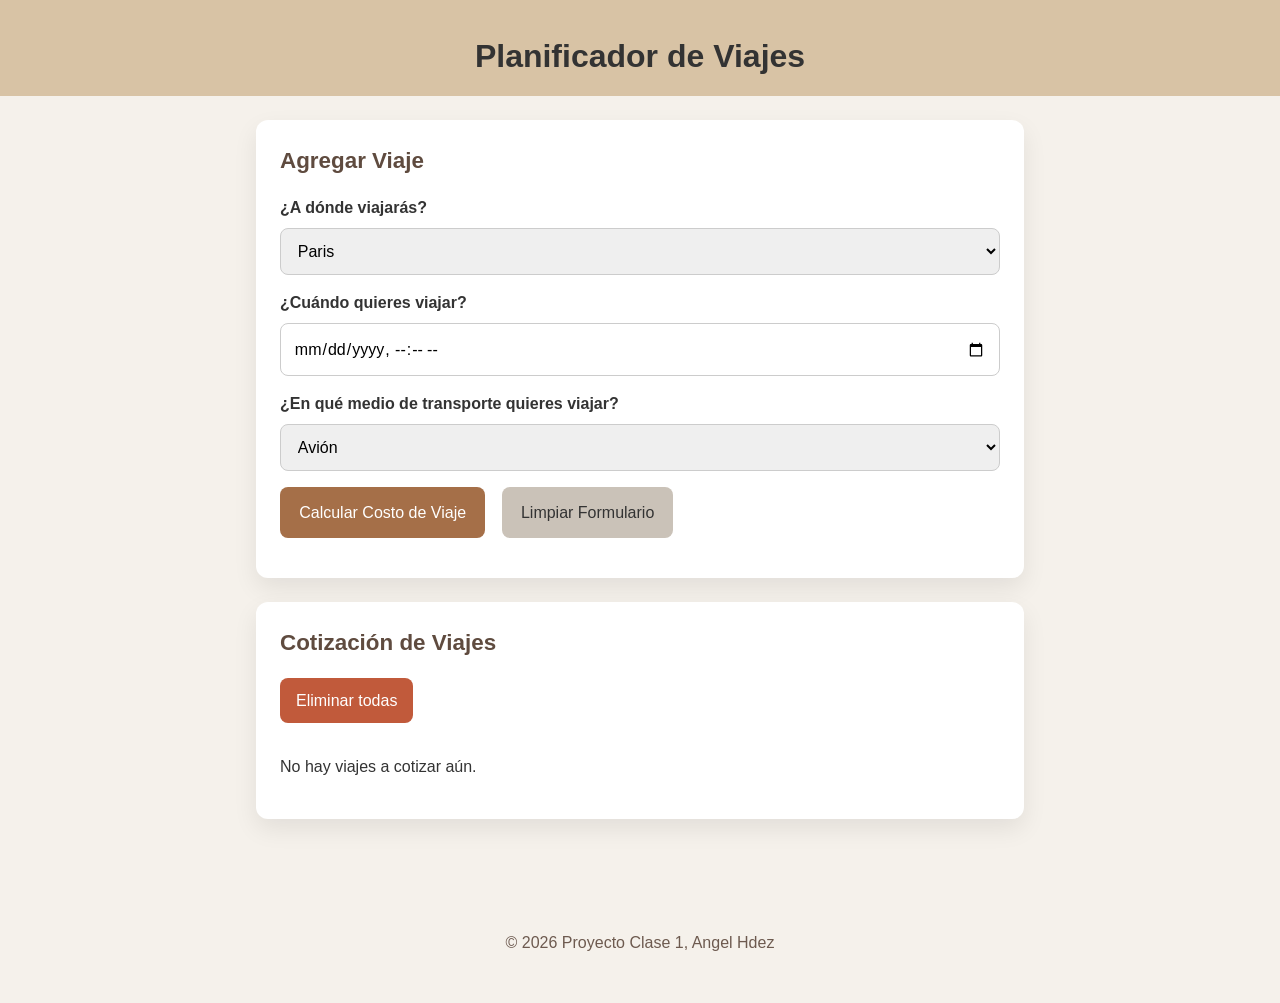
<file: Proyecto_Class1/index.html>
<!DOCTYPE html>
<html lang="es">
<head>
    <meta charset="UTF-8">
    <meta name="viewport" content="width=device-width, initial-scale=1.0">
    <title>Proyecto Clase 1</title>
    <link rel="stylesheet" href="style.css">
</head>
<body>
    <header>
        <h1>Planificador de Viajes</h1>
    </header>

    <main>
        <!-- Sección para agregar viajes -->
        <section>
            <h2>Agregar Viaje</h2>
            <form id="formulario-viaje">
                <div>
                    <label for="lugar-destino">¿A dónde viajarás?</label>
                    <select id="lugar-destino" required>
                        <option value="Paris">Paris</option>
                        <option value="Londres">Londres</option>
                        <option value="New York">New York</option>
                    </select>
                </div>
                <div>
                    <label for="fecha-hora">¿Cuándo quieres viajar?</label>
                    <input type="datetime-local" id="fecha-hora" name="fecha-hora" required>
                </div>
                <div>
                    <label for="medio-transporte">¿En qué medio de transporte quieres viajar?</label>
                    <select id="medio-transporte" required>
                        <option value="Avión">Avión</option>
                        <option value="Tren">Tren</option>
                    </select>
                </div>
                
                <div>
                    <button type="submit">Calcular Costo de Viaje</button>
                    <button type="reset">Limpiar Formulario</button>
                </div>
            </form>
        </section>

        <!-- Sección para mostrar los viajes con costos -->
        <section>
            <h2>Cotización de Viajes</h2>
            <button id="boton-eliminar-todas" type="button">Eliminar todas</button>
            <div id="contenedor-cotizacion-viajes">
                <p>No hay viajes a cotizar costos.</p>
            </div>
        </section>
    </main>

    <footer>
        <p>&copy; 2026 Proyecto Clase 1, Angel Hdez</p>
    </footer>
    <script type="module" src="app.js"></script>
</body>
</html>
</file>
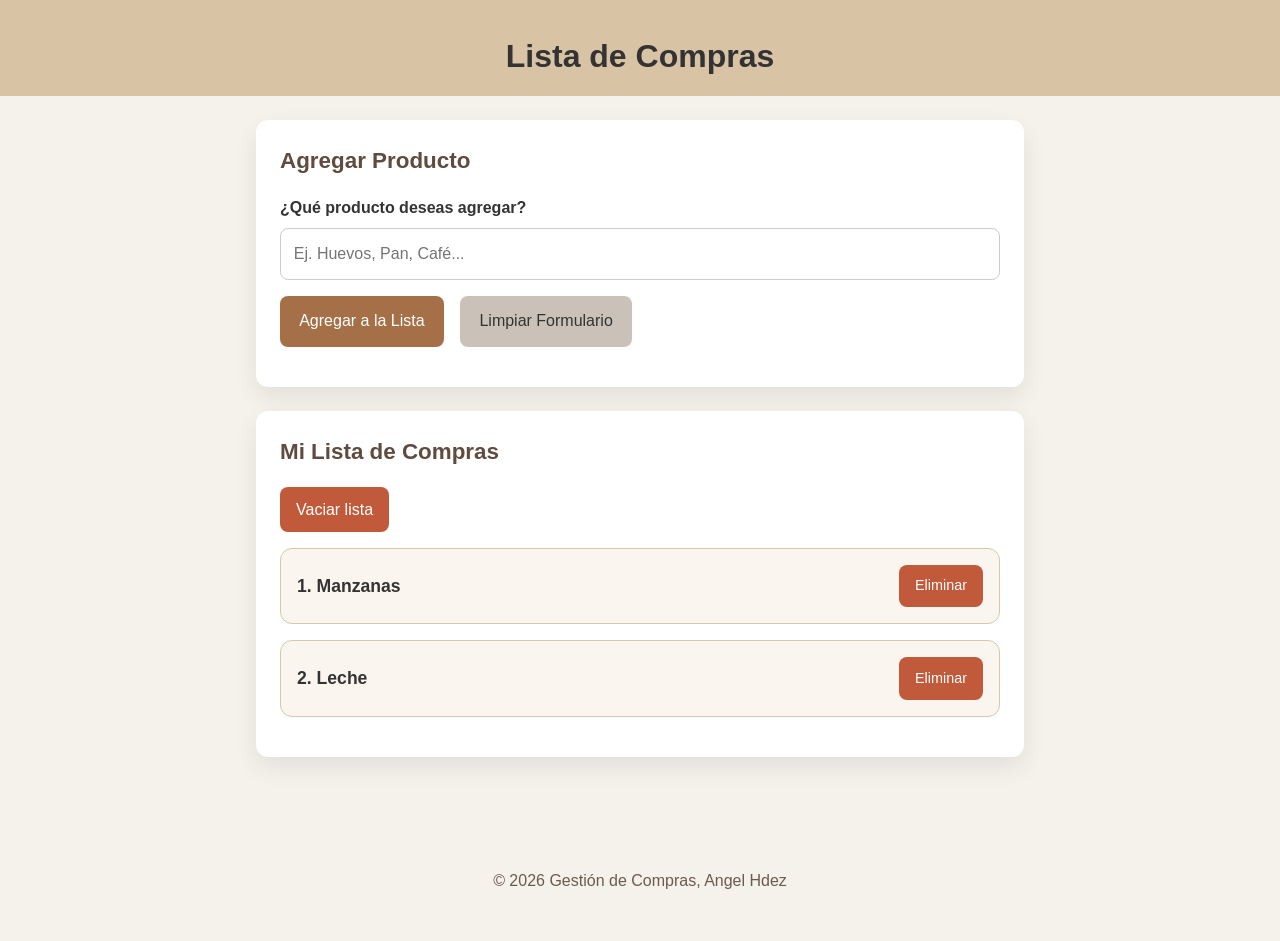
<file: Proyecto_Class2/index.html>
<!DOCTYPE html>
<html lang="es">
<head>
    <meta charset="UTF-8">
    <meta name="viewport" content="width=device-width, initial-scale=1.0">
    <title>Gestión de Lista de Compras</title>
    <link rel="stylesheet" href="style.css">
</head>
<body>
    <header>
        <h1>Lista de Compras</h1>
    </header>

    <main>
        <!-- Sección para agregar productos -->
        <section>
            <h2>Agregar Producto</h2>
            <form id="formulario-compras">
                <div>
                    <label for="nombre-producto">¿Qué producto deseas agregar?</label>
                    <input type="text" id="nombre-producto" name="nombre-producto" placeholder="Ej. Huevos, Pan, Café..." required>
                </div>
                
                <div>
                    <button type="submit">Agregar a la Lista</button>
                    <button type="reset">Limpiar Formulario</button>
                </div>
            </form>
        </section>

        <!-- Sección para mostrar la lista de compras -->
        <section>
            <h2>Mi Lista de Compras</h2>
            <button id="boton-eliminar-todas" type="button">Vaciar lista</button>
            <div id="contenedor-lista-compras">
                <p>No hay productos en la lista aún.</p>
            </div>
        </section>
    </main>

    <footer>
        <p>&copy; 2026 Gestión de Compras, Angel Hdez</p>
    </footer>

    <script type="module" src="app.js"></script>
</body>
</html>
</file>
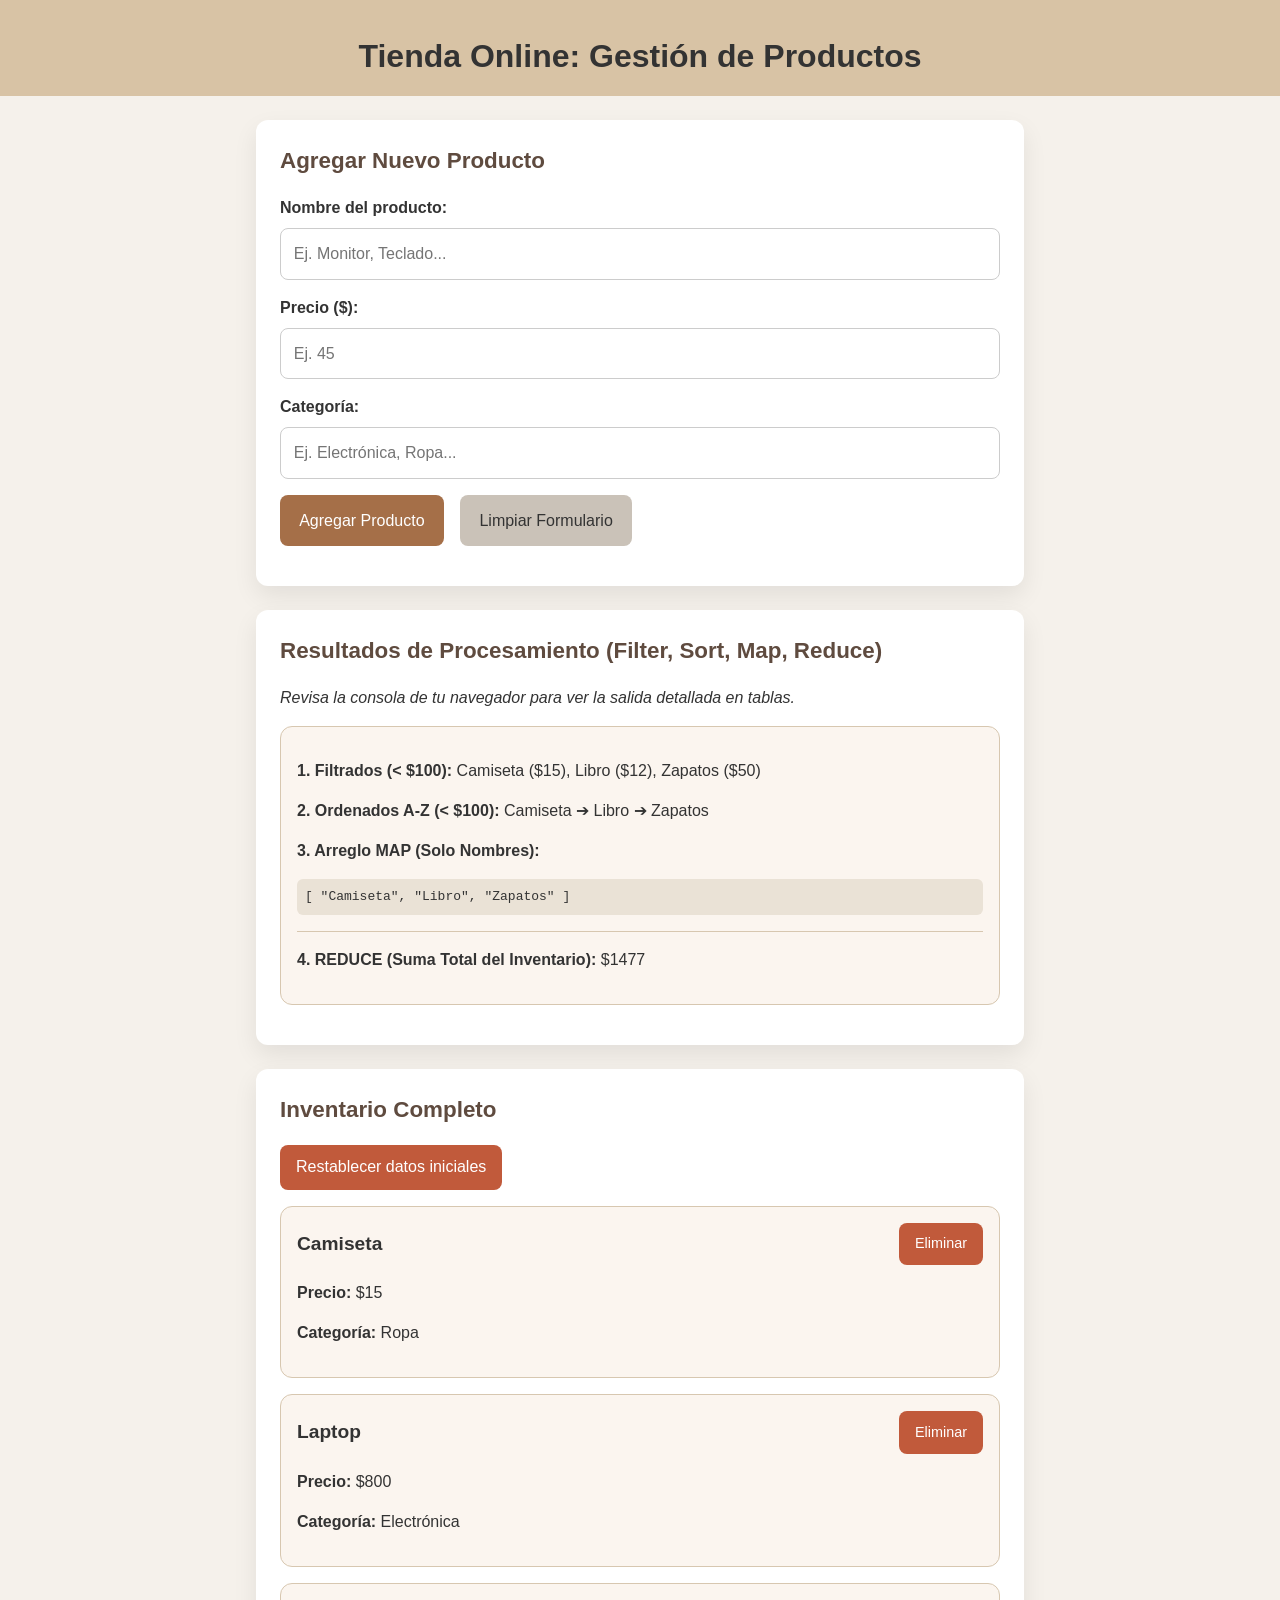
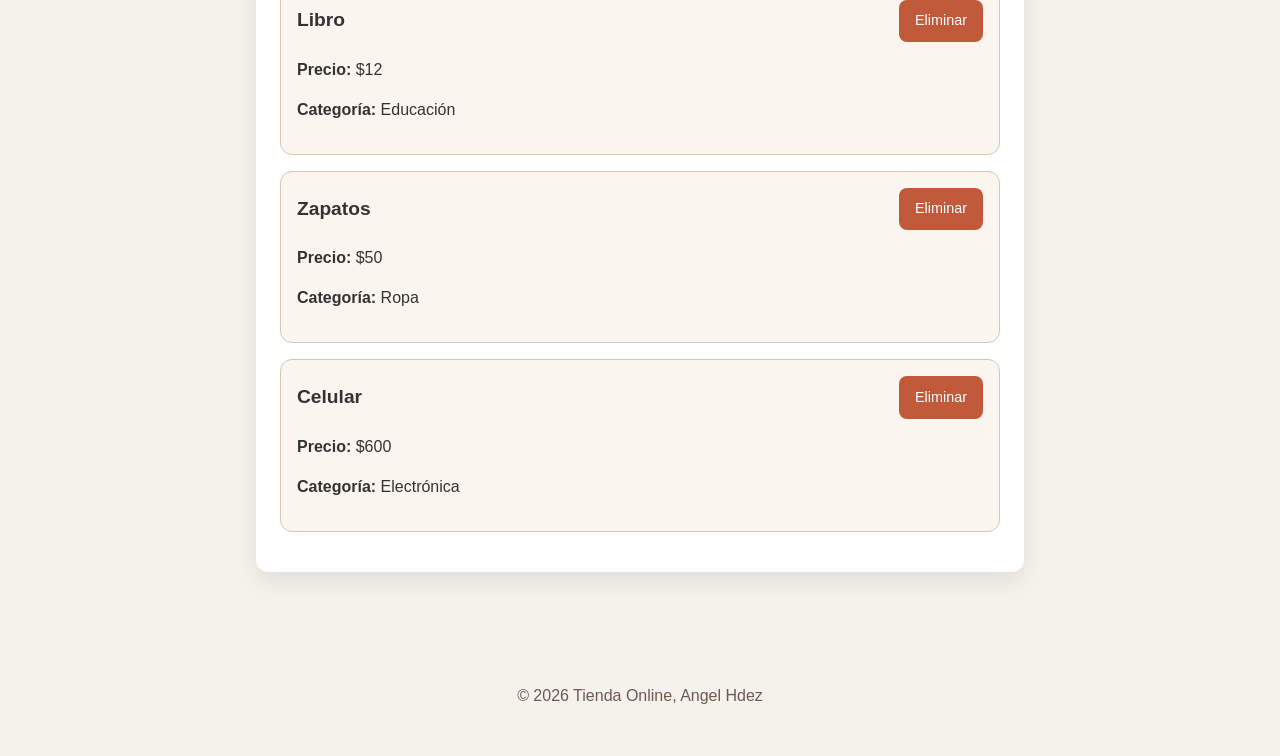
<file: Proyecto_Class3/index.html>
<!DOCTYPE html>
<html lang="es">
<head>
    <meta charset="UTF-8">
    <meta name="viewport" content="width=device-width, initial-scale=1.0">
    <title>Tienda Online - Filtro y Orden</title>
    <link rel="stylesheet" href="style.css">
</head>
<body>
    <header>
        <h1>Tienda Online: Gestión de Productos</h1>
    </header>

    <main>
        <!-- Formulario para agregar productos -->
        <section>
            <h2>Agregar Nuevo Producto</h2>
            <form id="formulario-producto">
                <div>
                    <label for="nombre-producto">Nombre del producto:</label>
                    <input type="text" id="nombre-producto" placeholder="Ej. Monitor, Teclado..." required>
                </div>
                <div>
                    <label for="precio-producto">Precio ($):</label>
                    <input type="number" id="precio-producto" min="1" step="0.01" placeholder="Ej. 45" required>
                </div>
                <div>
                    <label for="categoria-producto">Categoría:</label>
                    <input type="text" id="categoria-producto" placeholder="Ej. Electrónica, Ropa..." required>
                </div>
                <div>
                    <button type="submit">Agregar Producto</button>
                    <button type="reset">Limpiar Formulario</button>
                </div>
            </form>
        </section>

        <!-- Resultados de filter, sort, map y reduce -->
        <section>
            <h2>Resultados de Procesamiento (Filter, Sort, Map, Reduce)</h2>
            <p><em>Revisa la consola de tu navegador para ver la salida detallada en tablas.</em></p>
            <div id="contenedor-resumen"></div>
        </section>

        <!-- Inventario Actual -->
        <section>
            <h2>Inventario Completo</h2>
            <button id="boton-restablecer" type="button">Restablecer datos iniciales</button>
            <div id="contenedor-productos"></div>
        </section>
    </main>

    <footer>
        <p>&copy; 2026 Tienda Online, Angel Hdez</p>
    </footer>

    <script type="module" src="app.js"></script>
</body>
</html>
</file>
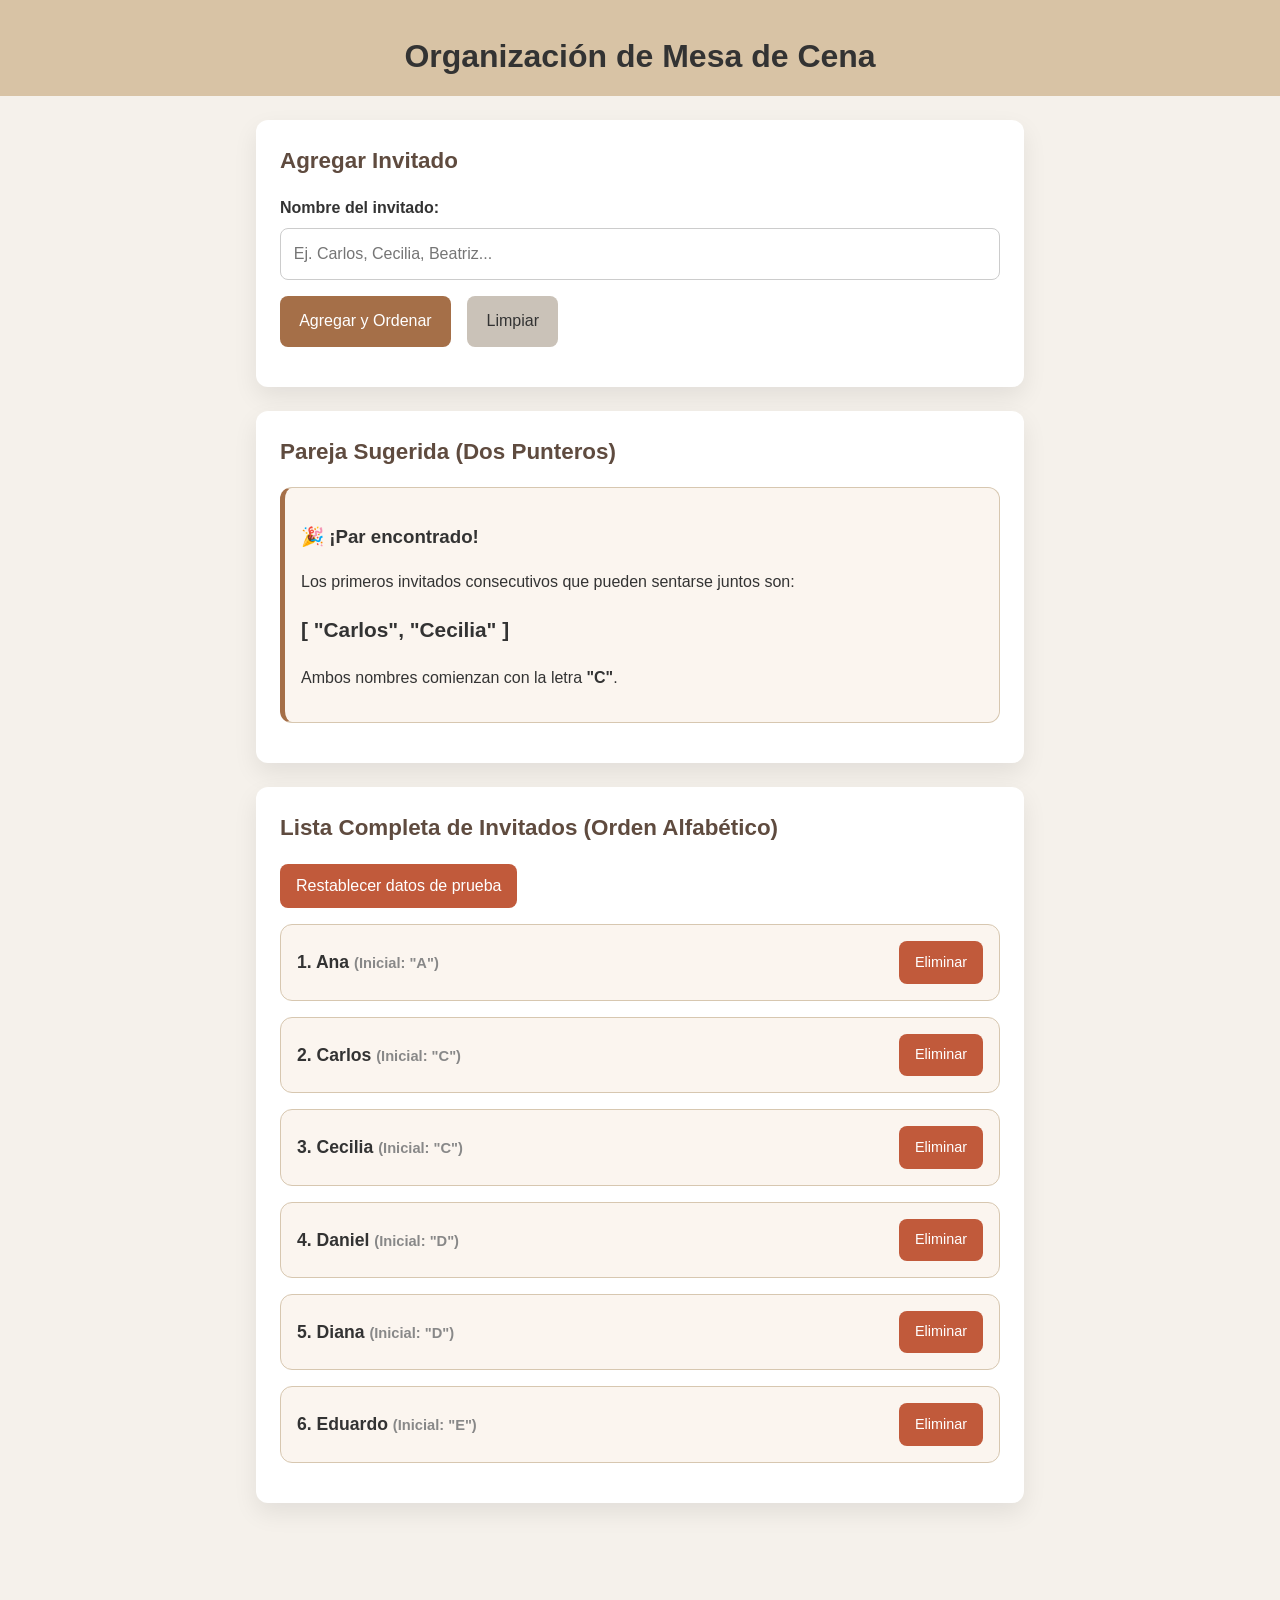
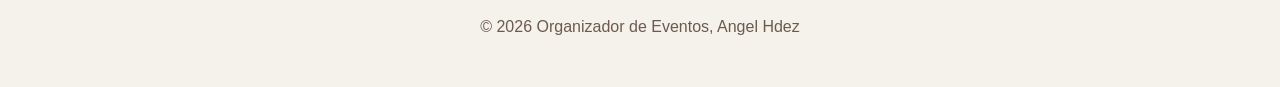
<file: Proyecto_Class4/index.html>
<!DOCTYPE html>
<html lang="es">
<head>
    <meta charset="UTF-8">
    <meta name="viewport" content="width=device-width, initial-scale=1.0">
    <title>Organizador de Mesa - Invitados</title>
    <link rel="stylesheet" href="style.css">
</head>
<body>
    <header>
        <h1>Organización de Mesa de Cena</h1>
    </header>

    <main>
        <!-- Agregar Invitado -->
        <section>
            <h2>Agregar Invitado</h2>
            <form id="formulario-invitado">
                <div>
                    <label for="nombre-invitado">Nombre del invitado:</label>
                    <input type="text" id="nombre-invitado" placeholder="Ej. Carlos, Cecilia, Beatriz..." required>
                </div>
                <div>
                    <button type="submit">Agregar y Ordenar</button>
                    <button type="reset">Limpiar</button>
                </div>
            </form>
        </section>

        <!-- Resultado del Algoritmo -->
        <section>
            <h2>Pareja Sugerida (Dos Punteros)</h2>
            <div id="contenedor-resultado"></div>
        </section>

        <!-- Lista Completa de Invitados -->
        <section>
            <h2>Lista Completa de Invitados (Orden Alfabético)</h2>
            <button id="boton-restablecer" type="button">Restablecer datos de prueba</button>
            <div id="contenedor-invitados"></div>
        </section>
    </main>

    <footer>
        <p>&copy; 2026 Organizador de Eventos, Angel Hdez</p>
    </footer>

    <script type="module" src="app.js"></script>
</body>
</html>
</file>
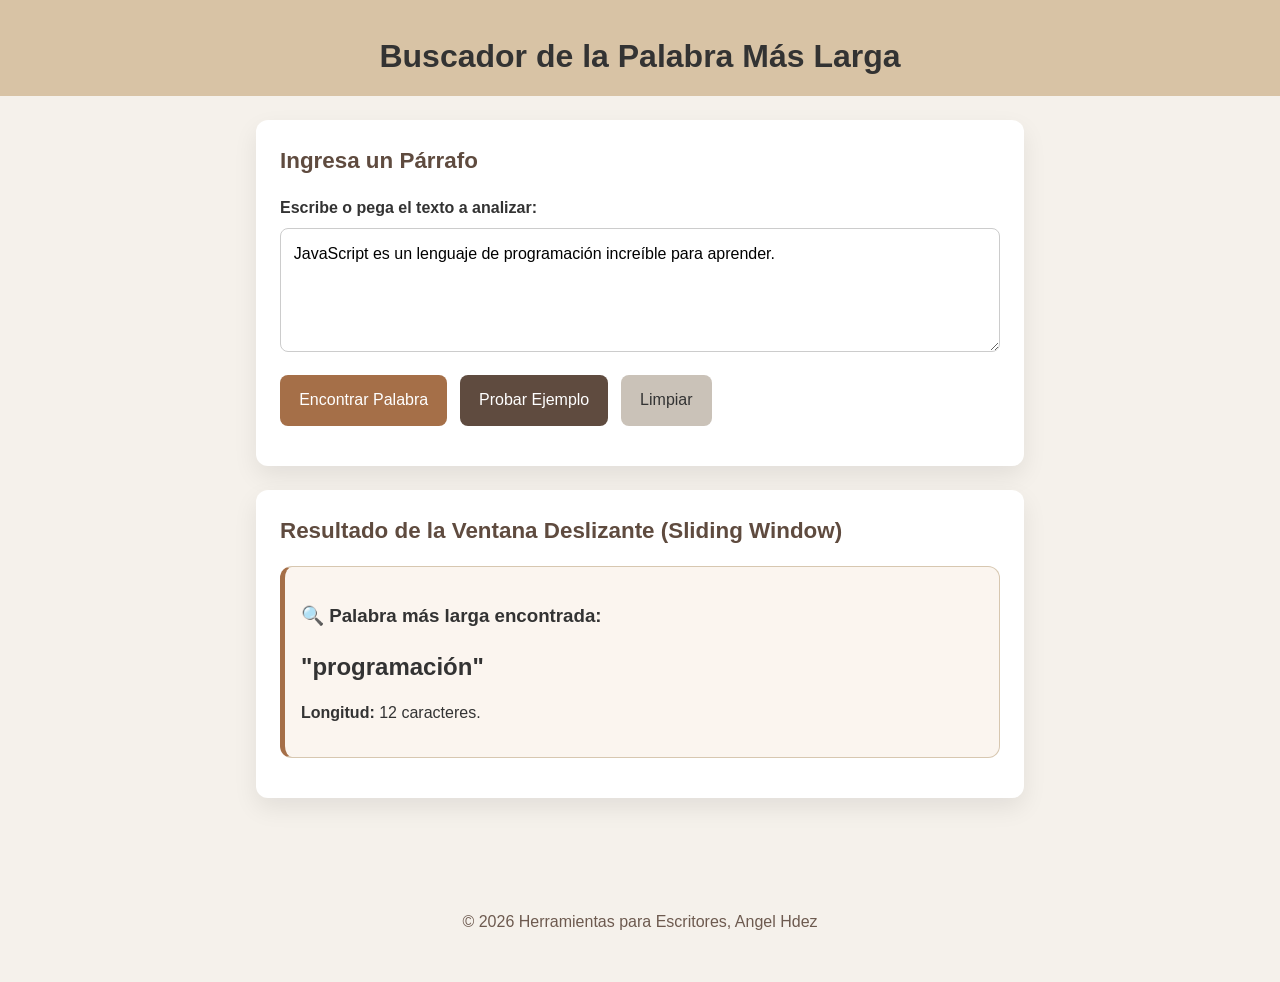
<file: Proyecto_Class5/index.html>
<!DOCTYPE html>
<html lang="es">
<head>
    <meta charset="UTF-8">
    <meta name="viewport" content="width=device-width, initial-scale=1.0">
    <title>Herramienta para Escritores - Palabra Más Larga</title>
    <link rel="stylesheet" href="style.css">
</head>
<body>
    <header>
        <h1>Buscador de la Palabra Más Larga</h1>
    </header>

    <main>
        <!-- Formulario para ingresar párrafo -->
        <section>
            <h2>Ingresa un Párrafo</h2>
            <form id="formulario-texto">
                <div>
                    <label for="campo-texto">Escribe o pega el texto a analizar:</label>
                    <textarea id="campo-texto" rows="4" placeholder="Escribe tu texto aquí..." required></textarea>
                </div>
                <div>
                    <button type="submit">Encontrar Palabra</button>
                    <button type="button" id="boton-ejemplo">Probar Ejemplo</button>
                    <button type="reset">Limpiar</button>
                </div>
            </form>
        </section>

        <!-- Resultado del procesamiento -->
        <section>
            <h2>Resultado de la Ventana Deslizante (Sliding Window)</h2>
            <div id="contenedor-resultado"></div>
        </section>
    </main>

    <footer>
        <p>&copy; 2026 Herramientas para Escritores, Angel Hdez</p>
    </footer>

    <script type="module" src="app.js"></script>
</body>
</html>
</file>
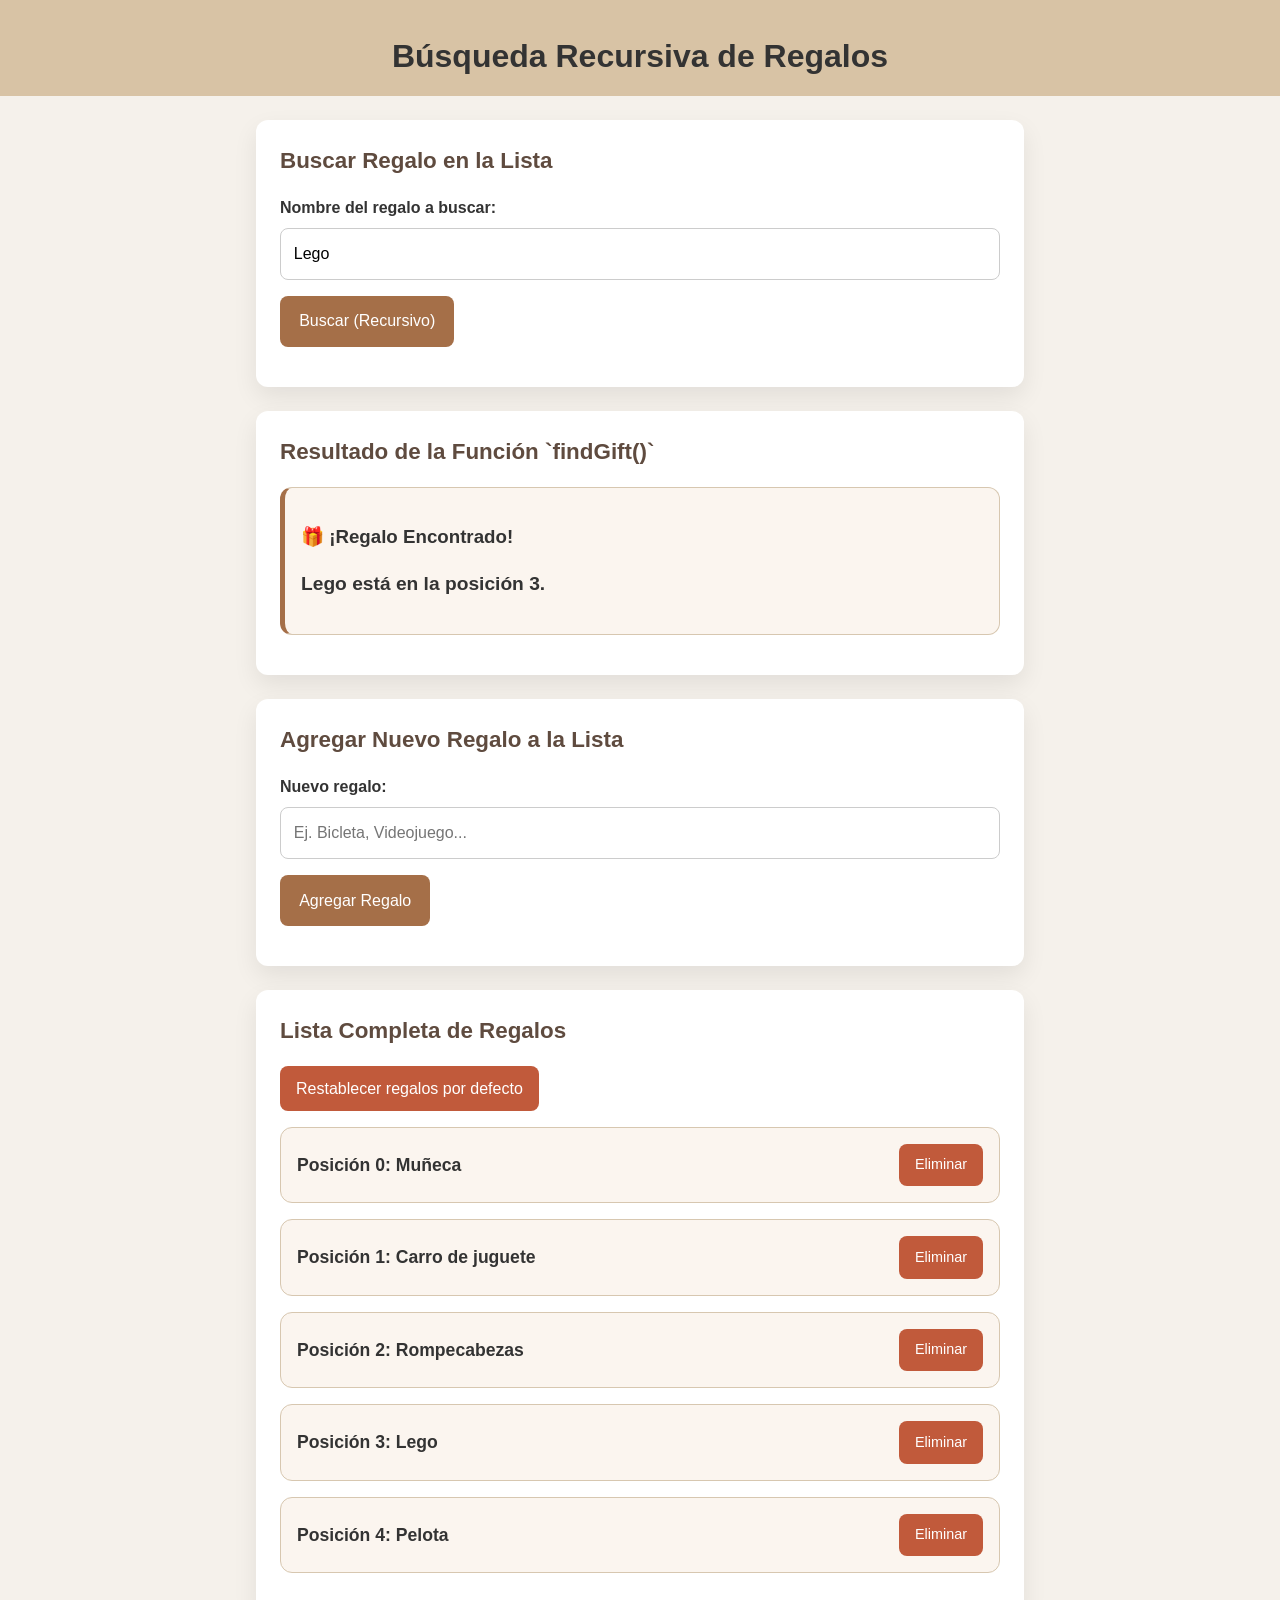
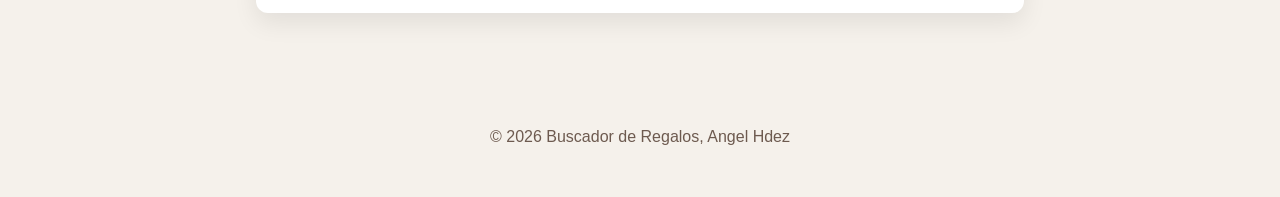
<file: Proyecto_Class6/index.html>
<!DOCTYPE html>
<html lang="es">
<head>
    <meta charset="UTF-8">
    <meta name="viewport" content="width=device-width, initial-scale=1.0">
    <title>Buscador de Regalos de Navidad (Recursión)</title>
    <link rel="stylesheet" href="style.css">
</head>
<body>
    <header>
        <h1>Búsqueda Recursiva de Regalos</h1>
    </header>

    <main>
        <!-- Formulario Búsqueda Recursiva -->
        <section>
            <h2>Buscar Regalo en la Lista</h2>
            <form id="formulario-buscar">
                <div>
                    <label for="buscar-regalo">Nombre del regalo a buscar:</label>
                    <input type="text" id="buscar-regalo" placeholder="Ej. Lego, Rompecabezas..." value="Lego" required>
                </div>
                <div>
                    <button type="submit">Buscar (Recursivo)</button>
                </div>
            </form>
        </section>

        <!-- Resultado de la Búsqueda Recursiva -->
        <section>
            <h2>Resultado de la Función `findGift()`</h2>
            <div id="contenedor-resultado"></div>
        </section>

        <!-- Formulario para agregar nuevos regalos -->
        <section>
            <h2>Agregar Nuevo Regalo a la Lista</h2>
            <form id="formulario-agregar">
                <div>
                    <label for="nuevo-regalo">Nuevo regalo:</label>
                    <input type="text" id="nuevo-regalo" placeholder="Ej. Bicleta, Videojuego..." required>
                </div>
                <div>
                    <button type="submit">Agregar Regalo</button>
                </div>
            </form>
        </section>

        <!-- Lista Completa -->
        <section>
            <h2>Lista Completa de Regalos</h2>
            <button id="boton-restablecer" type="button">Restablecer regalos por defecto</button>
            <div id="contenedor-lista"></div>
        </section>
    </main>

    <footer>
        <p>&copy; 2026 Buscador de Regalos, Angel Hdez</p>
    </footer>

    <script type="module" src="app.js"></script>
</body>
</html>
</file>
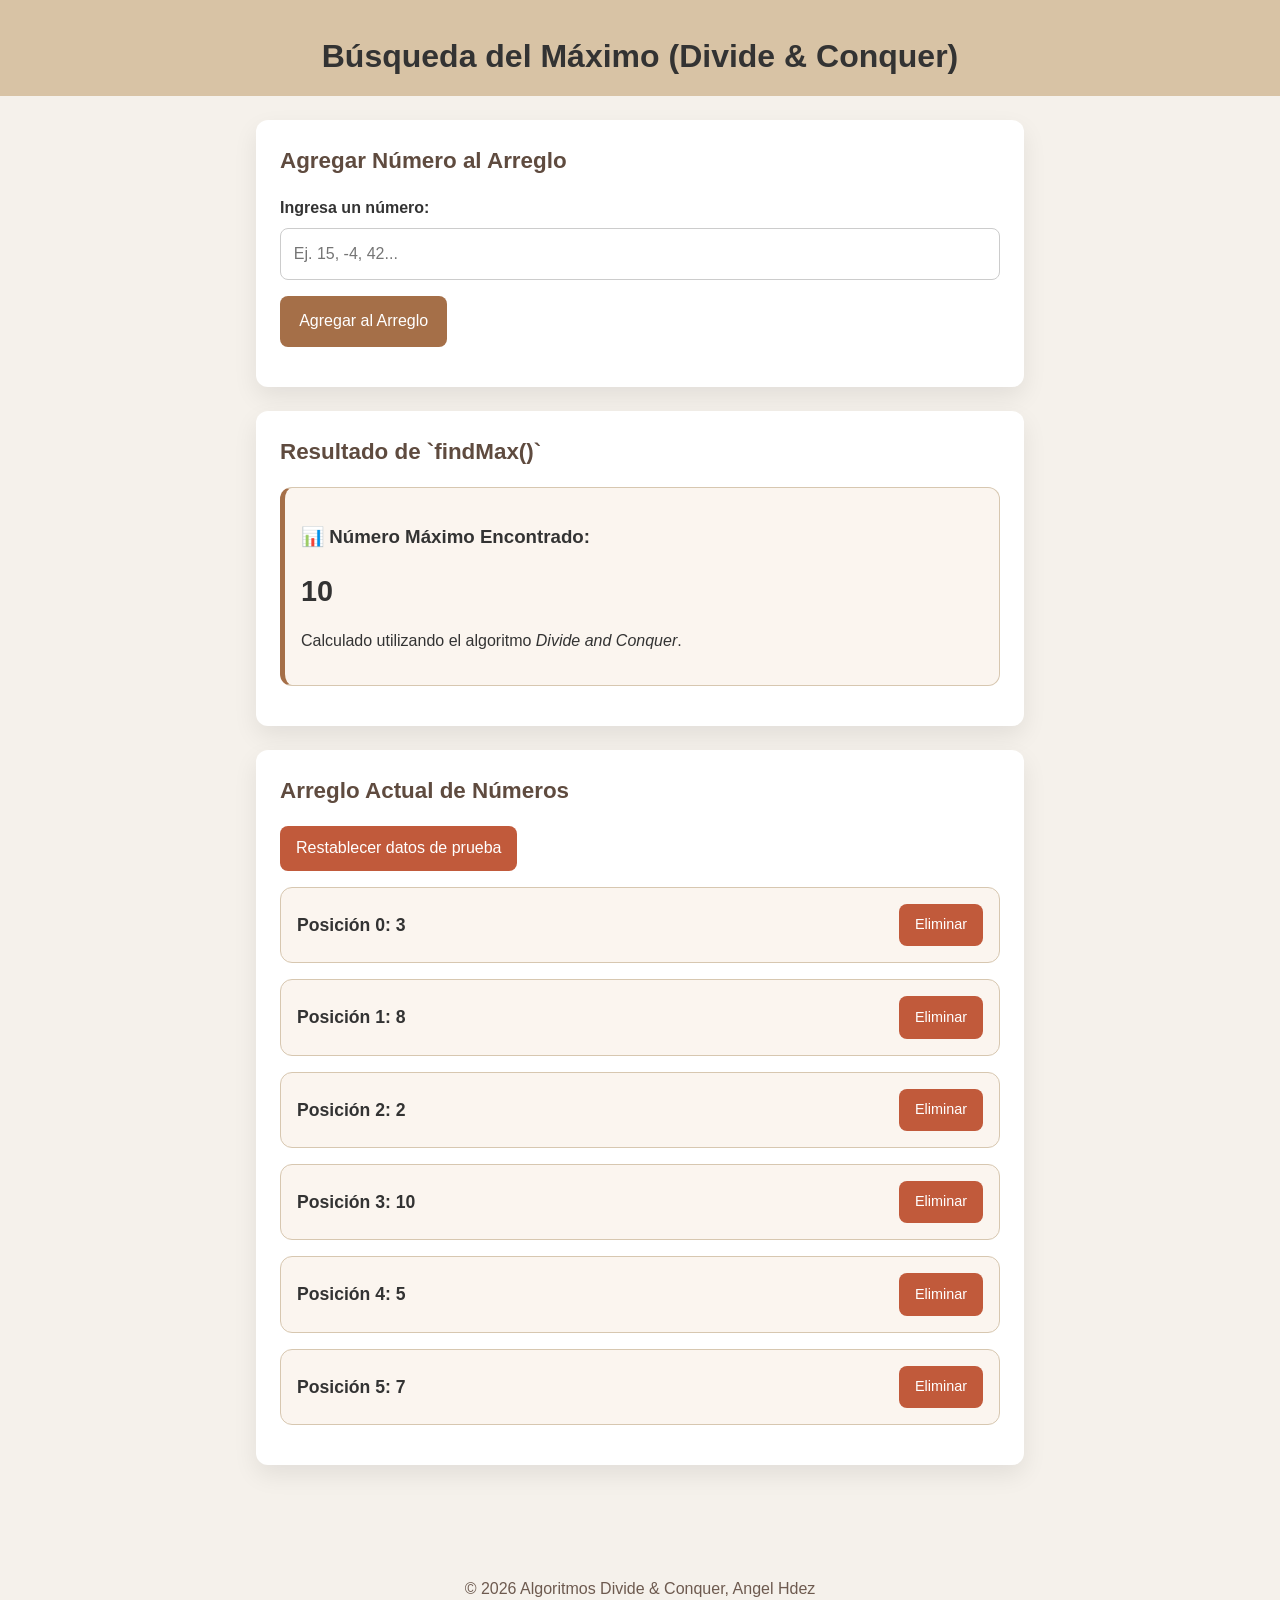
<file: Proyecto_Class7/index.html>
<!DOCTYPE html>
<html lang="es">
<head>
    <meta charset="UTF-8">
    <meta name="viewport" content="width=device-width, initial-scale=1.0">
    <title>Búsqueda del Máximo - Divide and Conquer</title>
    <link rel="stylesheet" href="style.css">
</head>
<body>
    <header>
        <h1>Búsqueda del Máximo (Divide & Conquer)</h1>
    </header>

    <main>
        <!-- Formulario para agregar números -->
        <section>
            <h2>Agregar Número al Arreglo</h2>
            <form id="formulario-numero">
                <div>
                    <label for="nuevo-numero">Ingresa un número:</label>
                    <input type="number" id="nuevo-numero" step="any" placeholder="Ej. 15, -4, 42..." required>
                </div>
                <div>
                    <button type="submit">Agregar al Arreglo</button>
                </div>
            </form>
        </section>

        <!-- Resultado de findMax() -->
        <section>
            <h2>Resultado de `findMax()`</h2>
            <div id="contenedor-resultado"></div>
        </section>

        <!-- Arreglo Completo -->
        <section>
            <h2>Arreglo Actual de Números</h2>
            <button id="boton-restablecer" type="button">Restablecer datos de prueba</button>
            <div id="contenedor-lista"></div>
        </section>
    </main>

    <footer>
        <p>&copy; 2026 Algoritmos Divide & Conquer, Angel Hdez</p>
    </footer>

    <script type="module" src="app.js"></script>
</body>
</html>
</file>
<file: Proyecto_Class1/style.css>
* {
    box-sizing: border-box;
}

body {
    margin: 0;
    font-family: Arial, Helvetica, sans-serif;
    background-color: #f5f1eb;
    color: #333;
    line-height: 1.5;
}

header {
    padding: 2rem 1rem 1rem;
    text-align: center;
    background-color: #d8c3a5;
}

header h1 {
    margin: 0;
    font-size: 2rem;
}

main {
    max-width: 800px;
    margin: 1.5rem auto;
    padding: 0 1rem 2rem;
}

section {
    background: #ffffff;
    border-radius: 12px;
    padding: 1.5rem;
    box-shadow: 0 10px 24px rgba(0, 0, 0, 0.08);
    margin-bottom: 1.5rem;
}

section h2 {
    margin-top: 0;
    font-size: 1.4rem;
    color: #5f4b3f;
}

.receta-item {
    border: 1px solid #d7c7b0;
    border-radius: 12px;
    padding: 1rem;
    margin-bottom: 1rem;
    background-color: #fbf5ef;
}

.receta-cabecera {
    display: flex;
    justify-content: space-between;
    align-items: center;
    gap: 1rem;
    margin-bottom: 0.75rem;
}

.receta-cabecera h3 {
    margin: 0;
    font-size: 1.2rem;
}

.receta-item pre {
    white-space: pre-wrap;
    margin: 0.4rem 0 0;
}

form div {
    margin-bottom: 1rem;
}

label {
    display: block;
    margin-bottom: 0.5rem;
    font-weight: 600;
}

input,
textarea,
select {
    width: 100%;
    padding: 0.8rem;
    border: 1px solid #ccc;
    border-radius: 8px;
    font: inherit;
}

textarea {
    resize: vertical;
}

button {
    border: none;
    border-radius: 8px;
    padding: 0.85rem 1.2rem;
    font: inherit;
    cursor: pointer;
    transition: opacity 0.2s ease;
}

button[type="submit"] {
    background-color: #a56f48;
    color: #ffffff;
    margin-right: 0.75rem;
}

button[type="reset"] {
    background-color: #cac2b8;
    color: #333;
}

.boton-eliminar,
#boton-eliminar-todas {
    background-color: #c15a3b;
    color: #ffffff;
    border: none;
    border-radius: 8px;
    padding: 0.65rem 1rem;
    cursor: pointer;
    font: inherit;
    transition: opacity 0.2s ease;
}

#boton-eliminar-todas {
    display: inline-block;
    margin-bottom: 1rem;
}

.boton-eliminar {
    font-size: 0.9rem;
}

button:hover,
.boton-eliminar:hover,
#boton-eliminar-todas:hover {
    opacity: 0.9;
}

hr {
    border: none;
    height: 1px;
    background: #ddd;
    margin: 1.5rem 0;
}

#contenedor-viajes p {
    margin: 0;
}

footer {
    text-align: center;
    padding: 1rem 0 2rem;
    color: #6d5a4f;
}

@media (max-width: 600px) {
    body {
        padding: 0 0;
    }

    header,
    main,
    section {
        padding-left: 1rem;
        padding-right: 1rem;
    }

    button[type="submit"],
    button[type="reset"] {
        width: 100%;
        margin: 0 0 0.75rem;
    }
}
</file>
<file: Proyecto_Class2/style.css>
* {
    box-sizing: border-box;
}

body {
    margin: 0;
    font-family: Arial, Helvetica, sans-serif;
    background-color: #f5f1eb;
    color: #333;
    line-height: 1.5;
}

header {
    padding: 2rem 1rem 1rem;
    text-align: center;
    background-color: #d8c3a5;
}

header h1 {
    margin: 0;
    font-size: 2rem;
}

main {
    max-width: 800px;
    margin: 1.5rem auto;
    padding: 0 1rem 2rem;
}

section {
    background: #ffffff;
    border-radius: 12px;
    padding: 1.5rem;
    box-shadow: 0 10px 24px rgba(0, 0, 0, 0.08);
    margin-bottom: 1.5rem;
}

section h2 {
    margin-top: 0;
    font-size: 1.4rem;
    color: #5f4b3f;
}

.receta-item {
    border: 1px solid #d7c7b0;
    border-radius: 12px;
    padding: 1rem;
    margin-bottom: 1rem;
    background-color: #fbf5ef;
}

.receta-cabecera {
    display: flex;
    justify-content: space-between;
    align-items: center;
    gap: 1rem;
}

.receta-cabecera h3 {
    margin: 0;
    font-size: 1.1rem;
}

form div {
    margin-bottom: 1rem;
}

label {
    display: block;
    margin-bottom: 0.5rem;
    font-weight: 600;
}

input,
select {
    width: 100%;
    padding: 0.8rem;
    border: 1px solid #ccc;
    border-radius: 8px;
    font: inherit;
}

button {
    border: none;
    border-radius: 8px;
    padding: 0.85rem 1.2rem;
    font: inherit;
    cursor: pointer;
    transition: opacity 0.2s ease;
}

button[type="submit"] {
    background-color: #a56f48;
    color: #ffffff;
    margin-right: 0.75rem;
}

button[type="reset"] {
    background-color: #cac2b8;
    color: #333;
}

.boton-eliminar,
#boton-eliminar-todas {
    background-color: #c15a3b;
    color: #ffffff;
    border: none;
    border-radius: 8px;
    padding: 0.65rem 1rem;
    cursor: pointer;
    font: inherit;
    transition: opacity 0.2s ease;
}

#boton-eliminar-todas {
    display: inline-block;
    margin-bottom: 1rem;
}

.boton-eliminar {
    font-size: 0.9rem;
}

button:hover,
.boton-eliminar:hover,
#boton-eliminar-todas:hover {
    opacity: 0.9;
}

footer {
    text-align: center;
    padding: 1rem 0 2rem;
    color: #6d5a4f;
}

@media (max-width: 600px) {
    button[type="submit"],
    button[type="reset"] {
        width: 100%;
        margin: 0 0 0.75rem;
    }
}
</file>
<file: Proyecto_Class3/style.css>
* {
    box-sizing: border-box;
}

body {
    margin: 0;
    font-family: Arial, Helvetica, sans-serif;
    background-color: #f5f1eb;
    color: #333;
    line-height: 1.5;
}

header {
    padding: 2rem 1rem 1rem;
    text-align: center;
    background-color: #d8c3a5;
}

header h1 {
    margin: 0;
    font-size: 2rem;
}

main {
    max-width: 800px;
    margin: 1.5rem auto;
    padding: 0 1rem 2rem;
}

section {
    background: #ffffff;
    border-radius: 12px;
    padding: 1.5rem;
    box-shadow: 0 10px 24px rgba(0, 0, 0, 0.08);
    margin-bottom: 1.5rem;
}

section h2 {
    margin-top: 0;
    font-size: 1.4rem;
    color: #5f4b3f;
}

.receta-item {
    border: 1px solid #d7c7b0;
    border-radius: 12px;
    padding: 1rem;
    margin-bottom: 1rem;
    background-color: #fbf5ef;
}

.receta-cabecera {
    display: flex;
    justify-content: space-between;
    align-items: center;
    gap: 1rem;
}

.receta-cabecera h3 {
    margin: 0;
    font-size: 1.2rem;
}

.receta-item pre {
    white-space: pre-wrap;
    background: #eae2d6;
    padding: 0.5rem;
    border-radius: 6px;
    margin: 0.5rem 0;
}

form div {
    margin-bottom: 1rem;
}

label {
    display: block;
    margin-bottom: 0.5rem;
    font-weight: 600;
}

input {
    width: 100%;
    padding: 0.8rem;
    border: 1px solid #ccc;
    border-radius: 8px;
    font: inherit;
}

button {
    border: none;
    border-radius: 8px;
    padding: 0.85rem 1.2rem;
    font: inherit;
    cursor: pointer;
    transition: opacity 0.2s ease;
}

button[type="submit"] {
    background-color: #a56f48;
    color: #ffffff;
    margin-right: 0.75rem;
}

button[type="reset"] {
    background-color: #cac2b8;
    color: #333;
}

.boton-eliminar,
#boton-restablecer {
    background-color: #c15a3b;
    color: #ffffff;
    border: none;
    border-radius: 8px;
    padding: 0.65rem 1rem;
    cursor: pointer;
    font: inherit;
    transition: opacity 0.2s ease;
}

#boton-restablecer {
    display: inline-block;
    margin-bottom: 1rem;
}

.boton-eliminar {
    font-size: 0.9rem;
}

button:hover,
.boton-eliminar:hover,
#boton-restablecer:hover {
    opacity: 0.9;
}

hr {
    border: none;
    height: 1px;
    background: #d7c7b0;
    margin: 1rem 0;
}

footer {
    text-align: center;
    padding: 1rem 0 2rem;
    color: #6d5a4f;
}

@media (max-width: 600px) {
    button[type="submit"],
    button[type="reset"] {
        width: 100%;
        margin: 0 0 0.75rem;
    }
}
</file>
<file: Proyecto_Class4/style.css>
* {
    box-sizing: border-box;
}

body {
    margin: 0;
    font-family: Arial, Helvetica, sans-serif;
    background-color: #f5f1eb;
    color: #333;
    line-height: 1.5;
}

header {
    padding: 2rem 1rem 1rem;
    text-align: center;
    background-color: #d8c3a5;
}

header h1 {
    margin: 0;
    font-size: 2rem;
}

main {
    max-width: 800px;
    margin: 1.5rem auto;
    padding: 0 1rem 2rem;
}

section {
    background: #ffffff;
    border-radius: 12px;
    padding: 1.5rem;
    box-shadow: 0 10px 24px rgba(0, 0, 0, 0.08);
    margin-bottom: 1.5rem;
}

section h2 {
    margin-top: 0;
    font-size: 1.4rem;
    color: #5f4b3f;
}

.receta-item {
    border: 1px solid #d7c7b0;
    border-radius: 12px;
    padding: 1rem;
    margin-bottom: 1rem;
    background-color: #fbf5ef;
}

.receta-cabecera {
    display: flex;
    justify-content: space-between;
    align-items: center;
    gap: 1rem;
}

.receta-cabecera h3 {
    margin: 0;
    font-size: 1.1rem;
}

form div {
    margin-bottom: 1rem;
}

label {
    display: block;
    margin-bottom: 0.5rem;
    font-weight: 600;
}

input {
    width: 100%;
    padding: 0.8rem;
    border: 1px solid #ccc;
    border-radius: 8px;
    font: inherit;
}

button {
    border: none;
    border-radius: 8px;
    padding: 0.85rem 1.2rem;
    font: inherit;
    cursor: pointer;
    transition: opacity 0.2s ease;
}

button[type="submit"] {
    background-color: #a56f48;
    color: #ffffff;
    margin-right: 0.75rem;
}

button[type="reset"] {
    background-color: #cac2b8;
    color: #333;
}

.boton-eliminar,
#boton-restablecer {
    background-color: #c15a3b;
    color: #ffffff;
    border: none;
    border-radius: 8px;
    padding: 0.65rem 1rem;
    cursor: pointer;
    font: inherit;
    transition: opacity 0.2s ease;
}

#boton-restablecer {
    display: inline-block;
    margin-bottom: 1rem;
}

.boton-eliminar {
    font-size: 0.9rem;
}

button:hover,
.boton-eliminar:hover,
#boton-restablecer:hover {
    opacity: 0.9;
}

footer {
    text-align: center;
    padding: 1rem 0 2rem;
    color: #6d5a4f;
}

@media (max-width: 600px) {
    button[type="submit"],
    button[type="reset"] {
        width: 100%;
        margin: 0 0 0.75rem;
    }
}
</file>
<file: Proyecto_Class5/style.css>
* {
    box-sizing: border-box;
}

body {
    margin: 0;
    font-family: Arial, Helvetica, sans-serif;
    background-color: #f5f1eb;
    color: #333;
    line-height: 1.5;
}

header {
    padding: 2rem 1rem 1rem;
    text-align: center;
    background-color: #d8c3a5;
}

header h1 {
    margin: 0;
    font-size: 2rem;
}

main {
    max-width: 800px;
    margin: 1.5rem auto;
    padding: 0 1rem 2rem;
}

section {
    background: #ffffff;
    border-radius: 12px;
    padding: 1.5rem;
    box-shadow: 0 10px 24px rgba(0, 0, 0, 0.08);
    margin-bottom: 1.5rem;
}

section h2 {
    margin-top: 0;
    font-size: 1.4rem;
    color: #5f4b3f;
}

.receta-item {
    border: 1px solid #d7c7b0;
    border-radius: 12px;
    padding: 1rem;
    margin-bottom: 1rem;
    background-color: #fbf5ef;
}

form div {
    margin-bottom: 1rem;
}

label {
    display: block;
    margin-bottom: 0.5rem;
    font-weight: 600;
}

textarea {
    width: 100%;
    padding: 0.8rem;
    border: 1px solid #ccc;
    border-radius: 8px;
    font: inherit;
    resize: vertical;
}

button {
    border: none;
    border-radius: 8px;
    padding: 0.85rem 1.2rem;
    font: inherit;
    cursor: pointer;
    transition: opacity 0.2s ease;
}

button[type="submit"] {
    background-color: #a56f48;
    color: #ffffff;
    margin-right: 0.5rem;
}

#boton-ejemplo {
    background-color: #5f4b3f;
    color: #ffffff;
    margin-right: 0.5rem;
}

button[type="reset"] {
    background-color: #cac2b8;
    color: #333;
}

button:hover {
    opacity: 0.9;
}

footer {
    text-align: center;
    padding: 1rem 0 2rem;
    color: #6d5a4f;
}

@media (max-width: 600px) {
    button[type="submit"],
    #boton-ejemplo,
    button[type="reset"] {
        width: 100%;
        margin: 0 0 0.75rem;
    }
}
</file>
<file: Proyecto_Class6/style.css>
* {
    box-sizing: border-box;
}

body {
    margin: 0;
    font-family: Arial, Helvetica, sans-serif;
    background-color: #f5f1eb;
    color: #333;
    line-height: 1.5;
}

header {
    padding: 2rem 1rem 1rem;
    text-align: center;
    background-color: #d8c3a5;
}

header h1 {
    margin: 0;
    font-size: 2rem;
}

main {
    max-width: 800px;
    margin: 1.5rem auto;
    padding: 0 1rem 2rem;
}

section {
    background: #ffffff;
    border-radius: 12px;
    padding: 1.5rem;
    box-shadow: 0 10px 24px rgba(0, 0, 0, 0.08);
    margin-bottom: 1.5rem;
}

section h2 {
    margin-top: 0;
    font-size: 1.4rem;
    color: #5f4b3f;
}

.receta-item {
    border: 1px solid #d7c7b0;
    border-radius: 12px;
    padding: 1rem;
    margin-bottom: 1rem;
    background-color: #fbf5ef;
}

.receta-cabecera {
    display: flex;
    justify-content: space-between;
    align-items: center;
    gap: 1rem;
}

.receta-cabecera h3 {
    margin: 0;
    font-size: 1.1rem;
}

form div {
    margin-bottom: 1rem;
}

label {
    display: block;
    margin-bottom: 0.5rem;
    font-weight: 600;
}

input {
    width: 100%;
    padding: 0.8rem;
    border: 1px solid #ccc;
    border-radius: 8px;
    font: inherit;
}

button {
    border: none;
    border-radius: 8px;
    padding: 0.85rem 1.2rem;
    font: inherit;
    cursor: pointer;
    transition: opacity 0.2s ease;
}

button[type="submit"] {
    background-color: #a56f48;
    color: #ffffff;
    margin-right: 0.75rem;
}

.boton-eliminar,
#boton-restablecer {
    background-color: #c15a3b;
    color: #ffffff;
    border: none;
    border-radius: 8px;
    padding: 0.65rem 1rem;
    cursor: pointer;
    font: inherit;
    transition: opacity 0.2s ease;
}

#boton-restablecer {
    display: inline-block;
    margin-bottom: 1rem;
}

.boton-eliminar {
    font-size: 0.9rem;
}

button:hover,
.boton-eliminar:hover,
#boton-restablecer:hover {
    opacity: 0.9;
}

footer {
    text-align: center;
    padding: 1rem 0 2rem;
    color: #6d5a4f;
}

@media (max-width: 600px) {
    button[type="submit"] {
        width: 100%;
        margin: 0 0 0.75rem;
    }
}
</file>
<file: Proyecto_Class7/style.css>
* {
    box-sizing: border-box;
}

body {
    margin: 0;
    font-family: Arial, Helvetica, sans-serif;
    background-color: #f5f1eb;
    color: #333;
    line-height: 1.5;
}

header {
    padding: 2rem 1rem 1rem;
    text-align: center;
    background-color: #d8c3a5;
}

header h1 {
    margin: 0;
    font-size: 2rem;
}

main {
    max-width: 800px;
    margin: 1.5rem auto;
    padding: 0 1rem 2rem;
}

section {
    background: #ffffff;
    border-radius: 12px;
    padding: 1.5rem;
    box-shadow: 0 10px 24px rgba(0, 0, 0, 0.08);
    margin-bottom: 1.5rem;
}

section h2 {
    margin-top: 0;
    font-size: 1.4rem;
    color: #5f4b3f;
}

.receta-item {
    border: 1px solid #d7c7b0;
    border-radius: 12px;
    padding: 1rem;
    margin-bottom: 1rem;
    background-color: #fbf5ef;
}

.receta-cabecera {
    display: flex;
    justify-content: space-between;
    align-items: center;
    gap: 1rem;
}

.receta-cabecera h3 {
    margin: 0;
    font-size: 1.1rem;
}

form div {
    margin-bottom: 1rem;
}

label {
    display: block;
    margin-bottom: 0.5rem;
    font-weight: 600;
}

input {
    width: 100%;
    padding: 0.8rem;
    border: 1px solid #ccc;
    border-radius: 8px;
    font: inherit;
}

button {
    border: none;
    border-radius: 8px;
    padding: 0.85rem 1.2rem;
    font: inherit;
    cursor: pointer;
    transition: opacity 0.2s ease;
}

button[type="submit"] {
    background-color: #a56f48;
    color: #ffffff;
    margin-right: 0.75rem;
}

.boton-eliminar,
#boton-restablecer {
    background-color: #c15a3b;
    color: #ffffff;
    border: none;
    border-radius: 8px;
    padding: 0.65rem 1rem;
    cursor: pointer;
    font: inherit;
    transition: opacity 0.2s ease;
}

#boton-restablecer {
    display: inline-block;
    margin-bottom: 1rem;
}

.boton-eliminar {
    font-size: 0.9rem;
}

button:hover,
.boton-eliminar:hover,
#boton-restablecer:hover {
    opacity: 0.9;
}

footer {
    text-align: center;
    padding: 1rem 0 2rem;
    color: #6d5a4f;
}

@media (max-width: 600px) {
    button[type="submit"] {
        width: 100%;
        margin: 0 0 0.75rem;
    }
}
</file>
